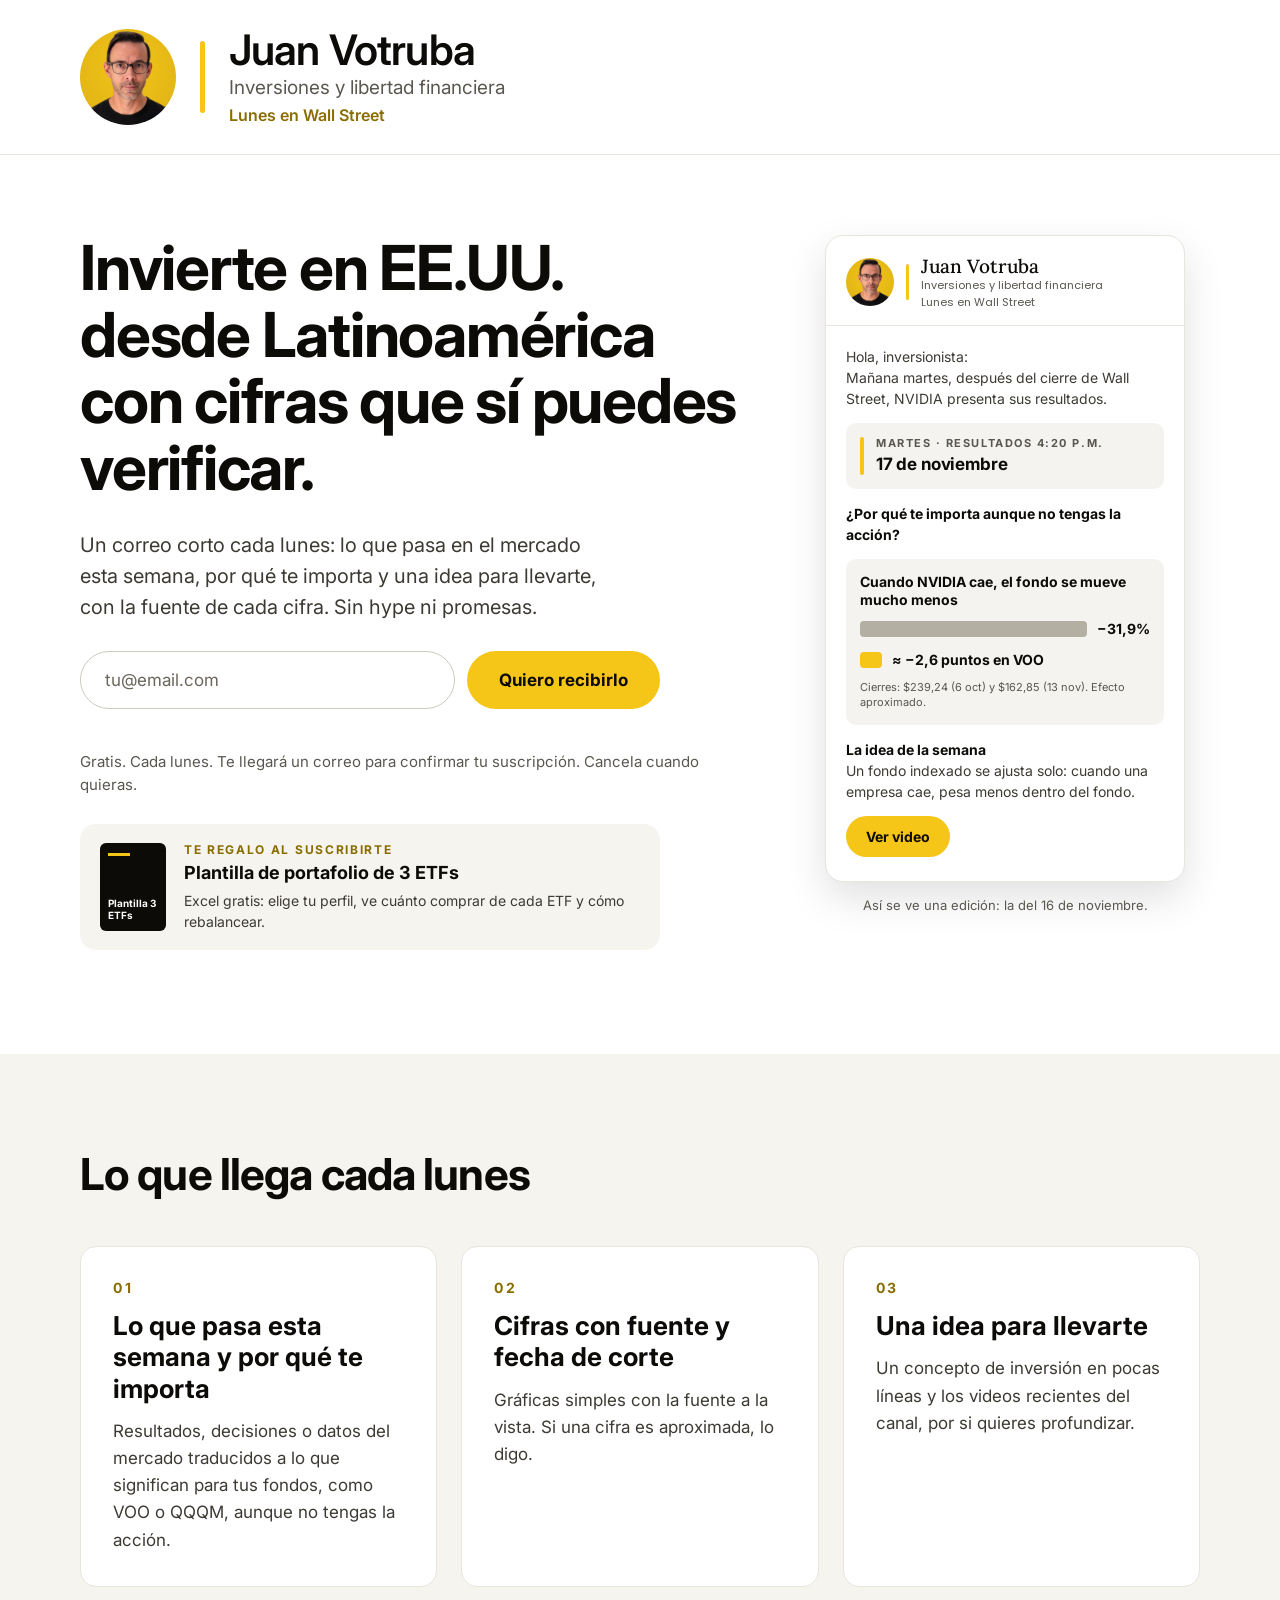
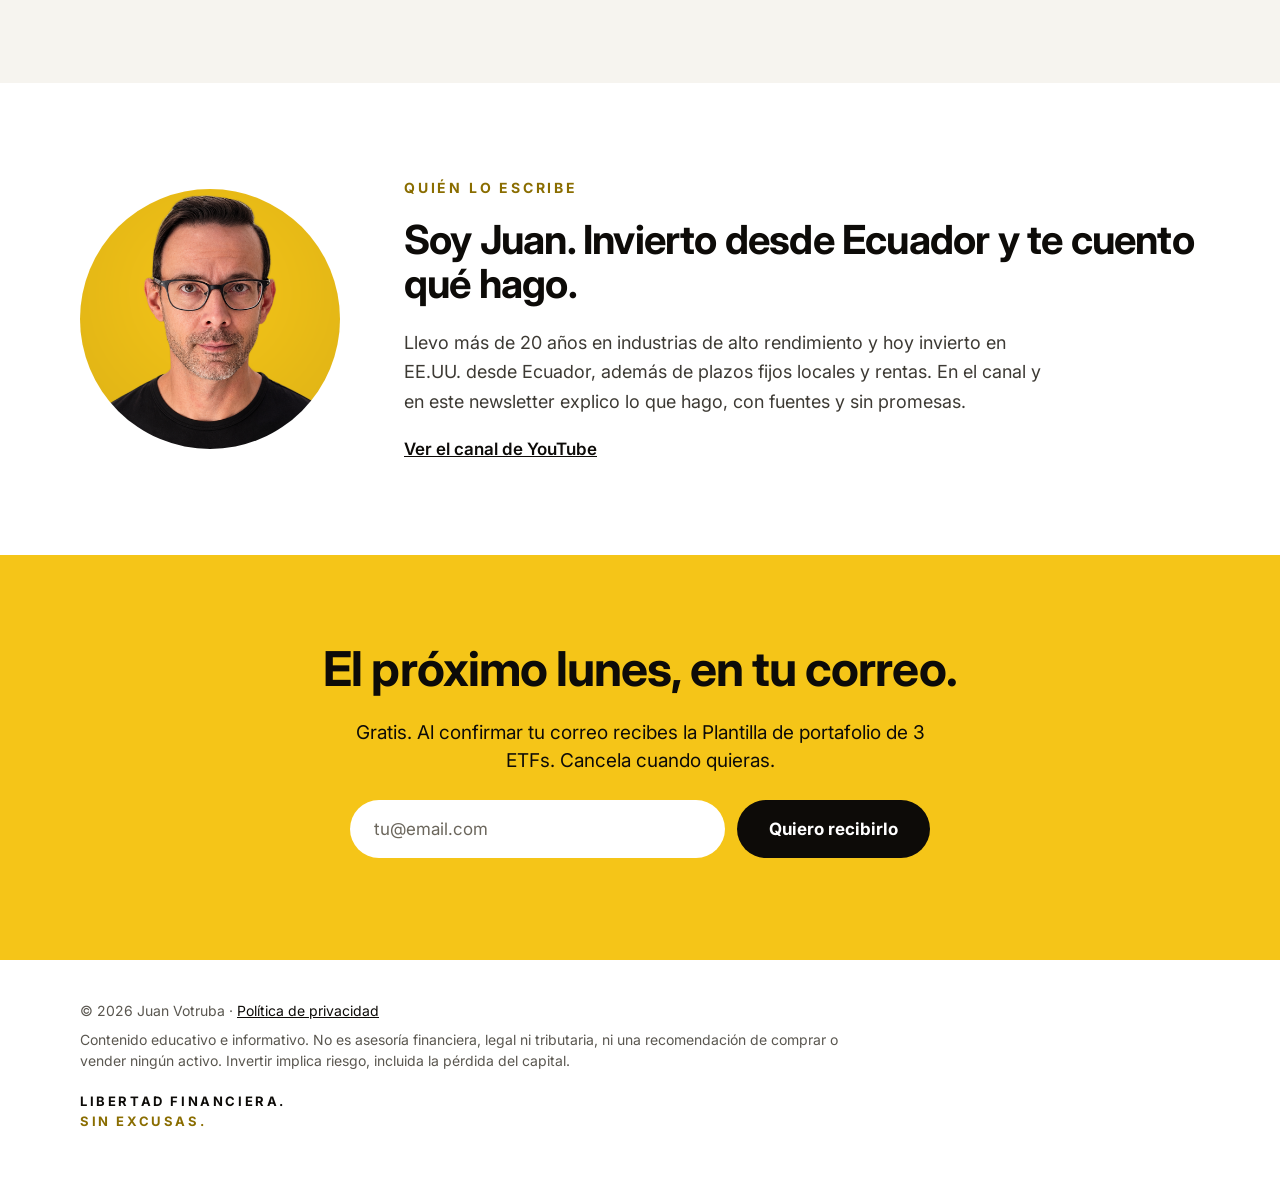
<file: index.html>
<!doctype html>
<html lang="es">
<head>
<meta charset="utf-8">
<meta name="viewport" content="width=device-width, initial-scale=1">
<title>Lunes en Wall Street · Newsletter de Juan Votruba</title>
<meta name="description" content="Un correo corto cada lunes: lo que pasa en el mercado esta semana, por qué te importa y una idea para llevarte, con la fuente de cada cifra. Gratis.">
<meta property="og:type" content="website">
<meta property="og:title" content="Lunes en Wall Street">
<meta property="og:description" content="Invierte en EE.UU. desde Latinoamérica con cifras que sí puedes verificar.">
<meta property="og:url" content="https://newsletter.juanvotruba.com/">
<meta property="og:image" content="https://newsletter.juanvotruba.com/avatar.png">
<link rel="icon" href="avatar.png">
<link rel="preconnect" href="https://fonts.googleapis.com">
<link rel="preconnect" href="https://fonts.gstatic.com" crossorigin>
<link href="https://fonts.googleapis.com/css2?family=Inter:wght@400;600;700&family=Lora:wght@500&family=Poppins:wght@400&display=swap" rel="stylesheet">
<link rel="stylesheet" href="styles.css">
</head>
<body>

<header class="top">
<div class="wrap">
<div class="avatar"><img src="avatar.png" alt="Juan Votruba" width="96" height="96"></div>
<div class="bar"></div>
<div class="brand">
<b>Juan Votruba</b>
<span>Inversiones y libertad financiera</span>
<i>Lunes en Wall Street</i>
</div>
</div>
</header>

<main>
<section class="hero">
<div class="wrap">
<div class="hero-l">
<h1>Invierte en EE.UU. desde Latinoamérica con cifras que sí puedes verificar.</h1>
<p class="lead">Un correo corto cada lunes: lo que pasa en el mercado esta semana, por qué te importa y una idea para llevarte, con la fuente de cada cifra. Sin hype ni promesas.</p>

<form class="signup" data-kit action="https://app.kit.com/forms/10216672/subscriptions" method="post">
<label class="sr" for="email-hero">Tu email</label>
<input id="email-hero" type="email" name="email_address" placeholder="tu@email.com" autocomplete="email" required>
<button type="submit">Quiero recibirlo</button>
</form>
<p class="msg" role="status" aria-live="polite"></p>
<div class="micro">Gratis. Cada lunes. Te llegará un correo para confirmar tu suscripción. Cancela cuando quieras.</div>

<div class="bonus">
<div class="cover" aria-hidden="true"><u></u><s>Plantilla 3 ETFs</s></div>
<div>
<em>Te regalo al suscribirte</em>
<strong>Plantilla de portafolio de 3 ETFs</strong>
<p>Excel gratis: elige tu perfil, ve cuánto comprar de cada ETF y cómo rebalancear.</p>
</div>
</div>
</div>

<div class="hero-r">
<div class="mail" aria-hidden="true">
<div class="mail-h">
<div class="avatar"><img src="avatar.png" alt="" width="48" height="48"></div>
<div class="bar"></div>
<div class="nm"><b>Juan Votruba</b><span>Inversiones y libertad financiera</span><span>Lunes en Wall Street</span></div>
</div>
<div class="mail-b">
<div>Hola, inversionista:<br>Mañana martes, después del cierre de Wall Street, NVIDIA presenta sus resultados.</div>
<div class="ev"><i></i><div><span>MARTES · RESULTADOS 4:20 P.M.</span><b>17 de noviembre</b></div></div>
<div class="q">¿Por qué te importa aunque no tengas la acción?</div>
<div class="chart">
<h4>Cuando NVIDIA cae, el fondo se mueve mucho menos</h4>
<div class="row"><div class="b1"></div><span>−31,9%</span></div>
<div class="row"><div class="b2"></div><span>≈ −2,6 puntos en VOO</span></div>
<div class="src">Cierres: $239,24 (6 oct) y $162,85 (13 nov). Efecto aproximado.</div>
</div>
<div><div class="q">La idea de la semana</div><div>Un fondo indexado se ajusta solo: cuando una empresa cae, pesa menos dentro del fondo.</div></div>
<div class="pill">Ver video</div>
</div>
</div>
<div class="cap">Así se ve una edición: la del 16 de noviembre.</div>
</div>
</div>
</section>

<section class="band-c">
<div class="wrap">
<h2>Lo que llega cada lunes</h2>
<div class="cards">
<div class="cardx"><small>01</small><h3>Lo que pasa esta semana y por qué te importa</h3><p>Resultados, decisiones o datos del mercado traducidos a lo que significan para tus fondos, como VOO o QQQM, aunque no tengas la acción.</p></div>
<div class="cardx"><small>02</small><h3>Cifras con fuente y fecha de corte</h3><p>Gráficas simples con la fuente a la vista. Si una cifra es aproximada, lo digo.</p></div>
<div class="cardx"><small>03</small><h3>Una idea para llevarte</h3><p>Un concepto de inversión en pocas líneas y los videos recientes del canal, por si quieres profundizar.</p></div>
</div>
</div>
</section>

<section class="about">
<div class="wrap">
<div class="avatar"><img src="avatar.png" alt="Juan Votruba" width="260" height="260" loading="lazy"></div>
<div class="about-t">
<div class="eyebrow">Quién lo escribe</div>
<h2>Soy Juan. Invierto desde Ecuador y te cuento qué hago.</h2>
<p>Llevo más de 20 años en industrias de alto rendimiento y hoy invierto en EE.UU. desde Ecuador, además de plazos fijos locales y rentas. En el canal y en este newsletter explico lo que hago, con fuentes y sin promesas.</p>
<a href="https://www.youtube.com/@juanvotruba">Ver el canal de YouTube</a>
</div>
</div>
</section>

<section class="cta">
<div class="wrap">
<h2>El próximo lunes, en tu correo.</h2>
<p>Gratis. Al confirmar tu correo recibes la Plantilla de portafolio de 3 ETFs. Cancela cuando quieras.</p>
<form class="signup" data-kit action="https://app.kit.com/forms/10216672/subscriptions" method="post">
<label class="sr" for="email-cta">Tu email</label>
<input id="email-cta" type="email" name="email_address" placeholder="tu@email.com" autocomplete="email" required>
<button type="submit">Quiero recibirlo</button>
</form>
<p class="msg" role="status" aria-live="polite"></p>
</div>
</section>
</main>

<footer class="foot">
<div class="wrap">
<div class="l">
<div>© 2026 Juan Votruba · <a href="privacidad.html">Política de privacidad</a></div>
<div>Contenido educativo e informativo. No es asesoría financiera, legal ni tributaria, ni una recomendación de comprar o vender ningún activo. Invertir implica riesgo, incluida la pérdida del capital.</div>
</div>
<div class="tag">LIBERTAD FINANCIERA.<br><span>SIN EXCUSAS.</span></div>
</div>
</footer>

<script src="form.js"></script>
</body>
</html>
</file>
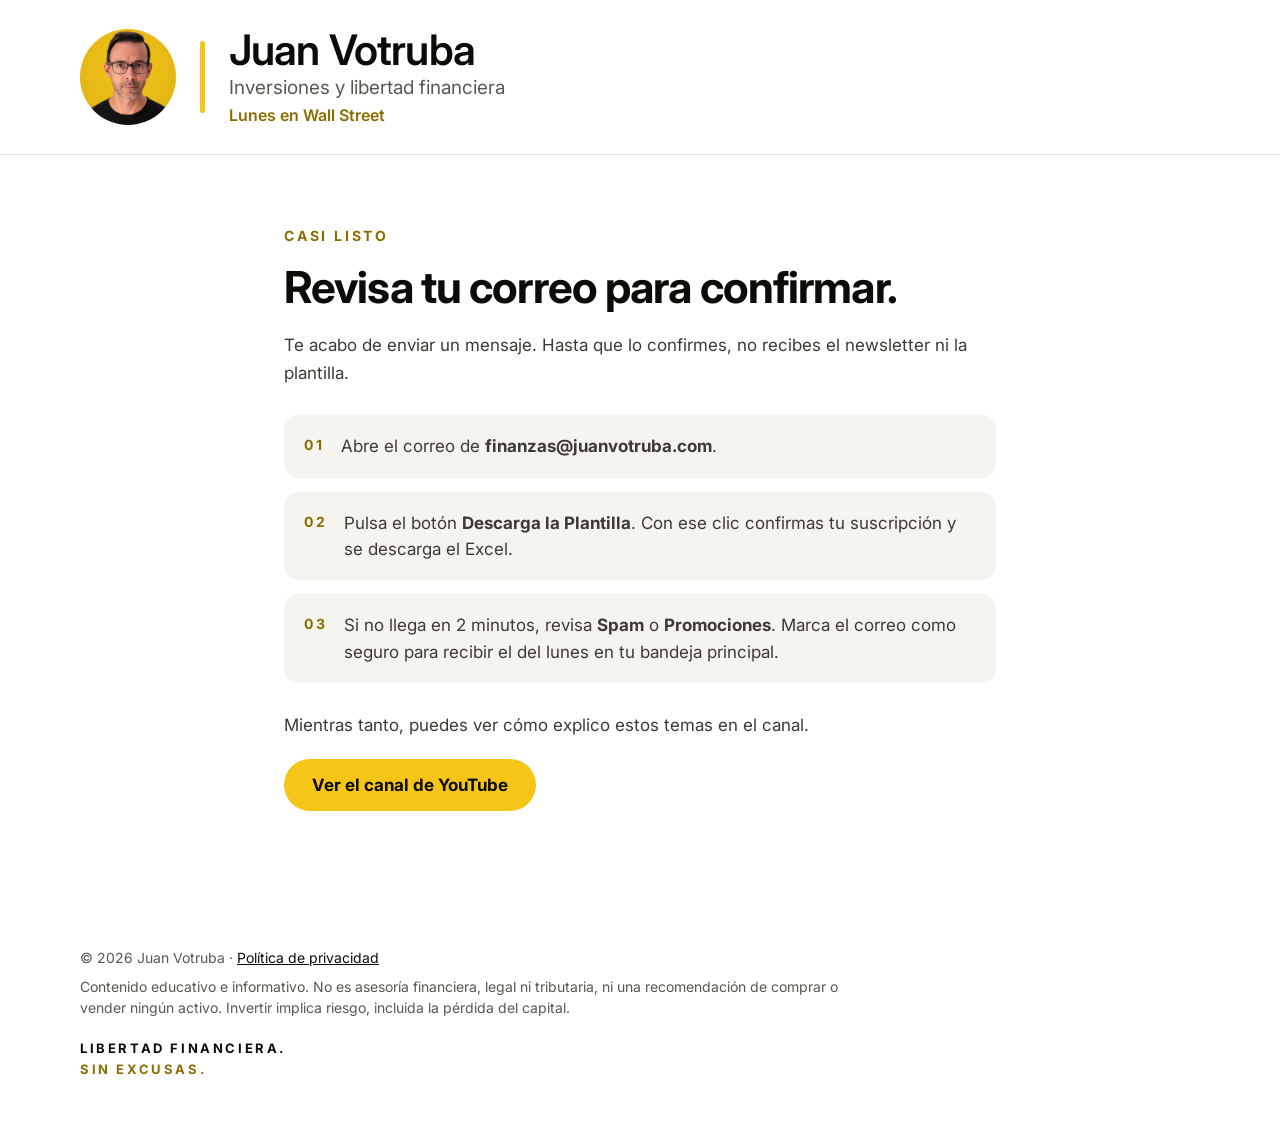
<file: gracias.html>
<!doctype html>
<html lang="es">
<head>
<meta charset="utf-8">
<meta name="viewport" content="width=device-width, initial-scale=1">
<meta name="robots" content="noindex">
<title>Revisa tu correo · Con Fuente</title>
<link rel="icon" href="avatar.png">
<link rel="preconnect" href="https://fonts.googleapis.com">
<link rel="preconnect" href="https://fonts.gstatic.com" crossorigin>
<link href="https://fonts.googleapis.com/css2?family=Inter:wght@400;600;700&display=swap" rel="stylesheet">
<link rel="stylesheet" href="styles.css">
</head>
<body>
<header class="top">
<div class="wrap">
<div class="avatar"><img src="avatar.png" alt="Juan Votruba" width="96" height="96"></div>
<div class="bar"></div>
<div class="brand"><b>Juan Votruba</b><span>Inversiones y libertad financiera</span><i>Lunes en Wall Street</i></div>
</div>
</header>
<main class="page">
<div class="eyebrow">Casi listo</div>
<h1>Revisa tu correo para confirmar.</h1>
<p>Te acabo de enviar un mensaje. Hasta que lo confirmes, no recibes el newsletter ni la plantilla.</p>
<div class="steps">
<div class="step"><small>01</small><p>Abre el correo de <strong>finanzas@juanvotruba.com</strong>.</p></div>
<div class="step"><small>02</small><p>Pulsa el botón <strong>Descarga la Plantilla</strong>. Con ese clic confirmas tu suscripción y se descarga el Excel.</p></div>
<div class="step"><small>03</small><p>Si no llega en 2 minutos, revisa <strong>Spam</strong> o <strong>Promociones</strong>. Marca el correo como seguro para recibir el del lunes en tu bandeja principal.</p></div>
</div>
<p>Mientras tanto, puedes ver cómo explico estos temas en el canal.</p>
<a class="btn" href="https://www.youtube.com/@juanvotruba">Ver el canal de YouTube</a>
</main>
<footer class="foot">
<div class="wrap">
<div class="l">
<div>© 2026 Juan Votruba · <a href="privacidad.html">Política de privacidad</a></div>
<div>Contenido educativo e informativo. No es asesoría financiera, legal ni tributaria, ni una recomendación de comprar o vender ningún activo. Invertir implica riesgo, incluida la pérdida del capital.</div>
</div>
<div class="tag">LIBERTAD FINANCIERA.<br><span>SIN EXCUSAS.</span></div>
</div>
</footer>
</body>
</html>
</file>
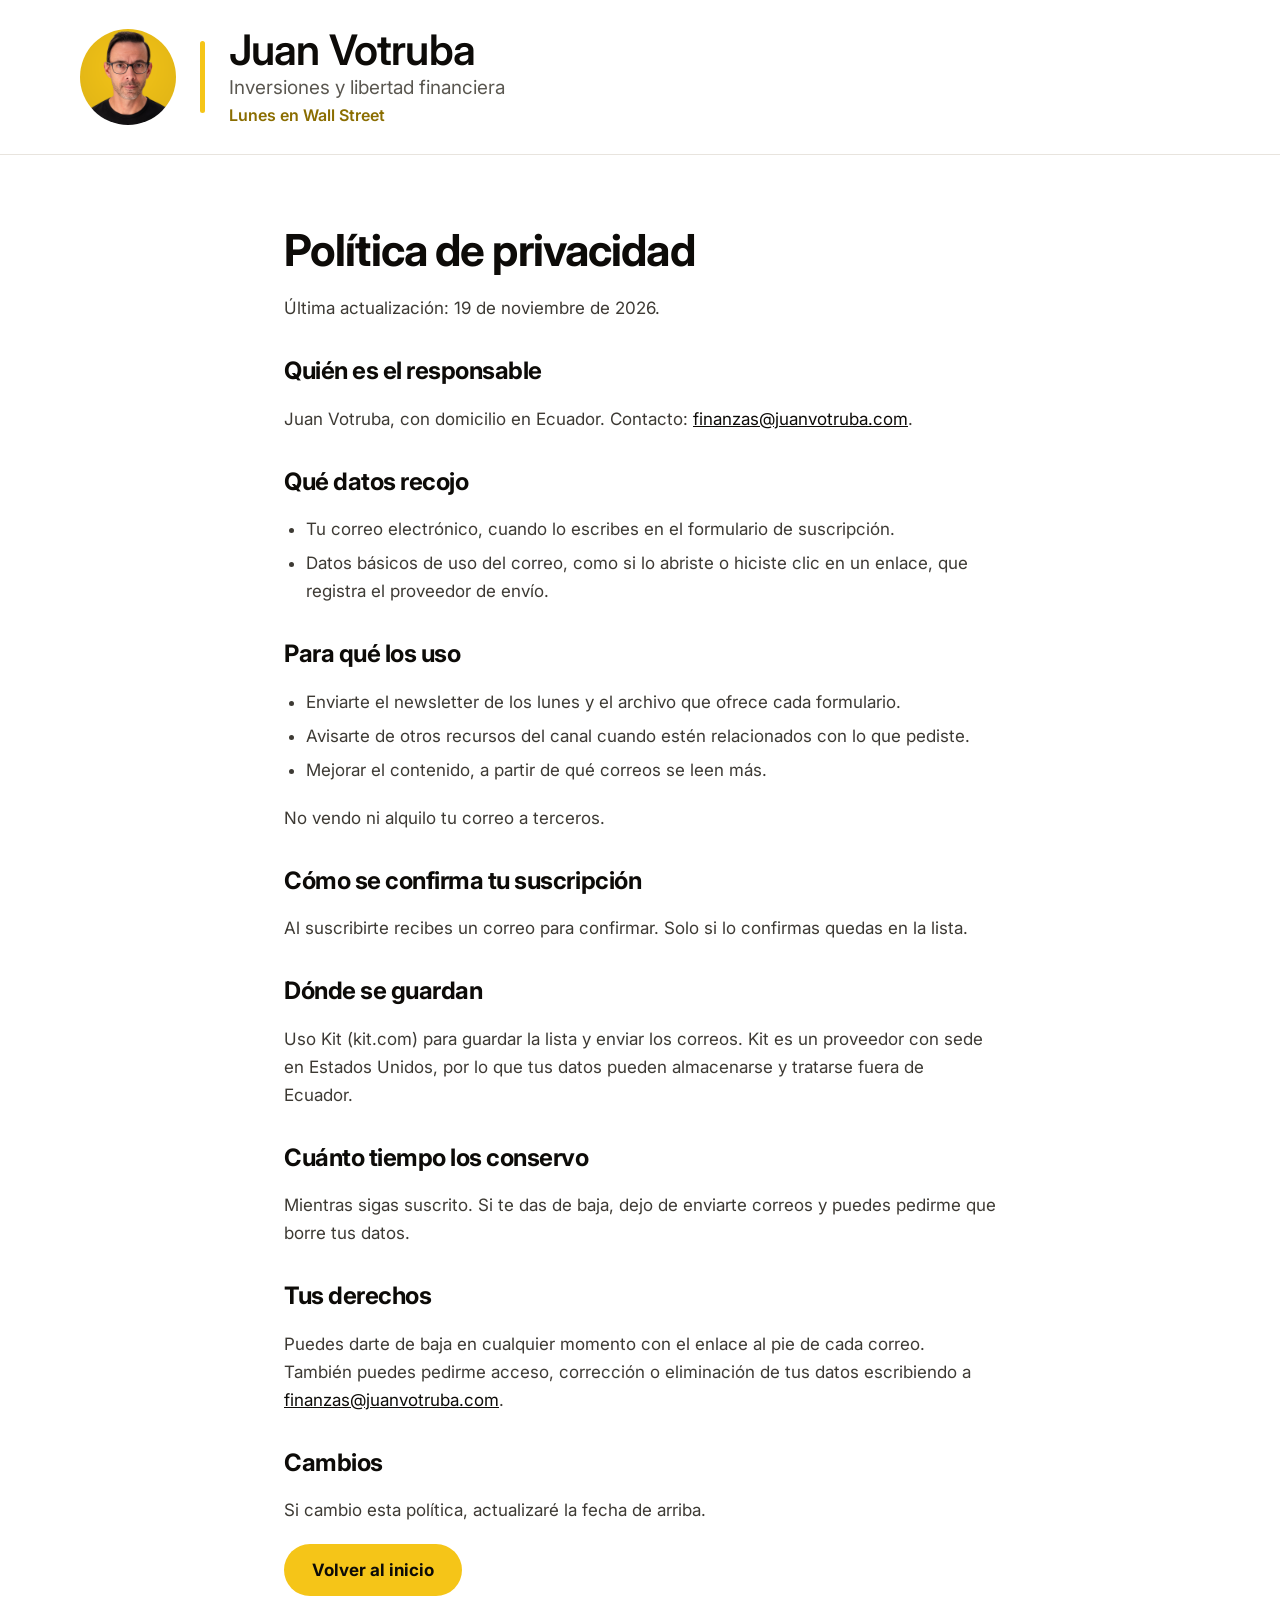
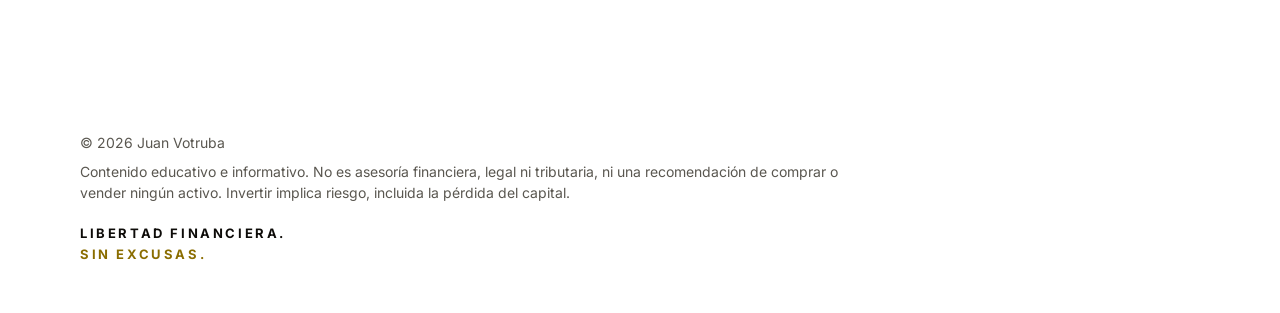
<file: privacidad.html>
<!doctype html>
<html lang="es">
<head>
<meta charset="utf-8">
<meta name="viewport" content="width=device-width, initial-scale=1">
<title>Política de privacidad · Juan Votruba</title>
<link rel="icon" href="avatar.png">
<link rel="preconnect" href="https://fonts.googleapis.com">
<link rel="preconnect" href="https://fonts.gstatic.com" crossorigin>
<link href="https://fonts.googleapis.com/css2?family=Inter:wght@400;600;700&display=swap" rel="stylesheet">
<link rel="stylesheet" href="styles.css">
</head>
<body>
<header class="top">
<div class="wrap">
<div class="avatar"><img src="avatar.png" alt="Juan Votruba" width="96" height="96"></div>
<div class="bar"></div>
<div class="brand"><b>Juan Votruba</b><span>Inversiones y libertad financiera</span><i>Lunes en Wall Street</i></div>
</div>
</header>
<main class="page">
<h1>Política de privacidad</h1>
<p>Última actualización: 19 de noviembre de 2026.</p>

<h2>Quién es el responsable</h2>
<p>Juan Votruba, con domicilio en Ecuador. Contacto: <a href="mailto:finanzas@juanvotruba.com">finanzas@juanvotruba.com</a>.</p>

<h2>Qué datos recojo</h2>
<ul>
<li>Tu correo electrónico, cuando lo escribes en el formulario de suscripción.</li>
<li>Datos básicos de uso del correo, como si lo abriste o hiciste clic en un enlace, que registra el proveedor de envío.</li>
</ul>

<h2>Para qué los uso</h2>
<ul>
<li>Enviarte el newsletter de los lunes y el archivo que ofrece cada formulario.</li>
<li>Avisarte de otros recursos del canal cuando estén relacionados con lo que pediste.</li>
<li>Mejorar el contenido, a partir de qué correos se leen más.</li>
</ul>
<p>No vendo ni alquilo tu correo a terceros.</p>

<h2>Cómo se confirma tu suscripción</h2>
<p>Al suscribirte recibes un correo para confirmar. Solo si lo confirmas quedas en la lista.</p>

<h2>Dónde se guardan</h2>
<p>Uso Kit (kit.com) para guardar la lista y enviar los correos. Kit es un proveedor con sede en Estados Unidos, por lo que tus datos pueden almacenarse y tratarse fuera de Ecuador.</p>

<h2>Cuánto tiempo los conservo</h2>
<p>Mientras sigas suscrito. Si te das de baja, dejo de enviarte correos y puedes pedirme que borre tus datos.</p>

<h2>Tus derechos</h2>
<p>Puedes darte de baja en cualquier momento con el enlace al pie de cada correo. También puedes pedirme acceso, corrección o eliminación de tus datos escribiendo a <a href="mailto:finanzas@juanvotruba.com">finanzas@juanvotruba.com</a>.</p>

<h2>Cambios</h2>
<p>Si cambio esta política, actualizaré la fecha de arriba.</p>

<a class="btn" href="index.html">Volver al inicio</a>
</main>
<footer class="foot">
<div class="wrap">
<div class="l">
<div>© 2026 Juan Votruba</div>
<div>Contenido educativo e informativo. No es asesoría financiera, legal ni tributaria, ni una recomendación de comprar o vender ningún activo. Invertir implica riesgo, incluida la pérdida del capital.</div>
</div>
<div class="tag">LIBERTAD FINANCIERA.<br><span>SIN EXCUSAS.</span></div>
</div>
</footer>
</body>
</html>
</file>
<file: styles.css>
:root{
  --ink:#0D0B08; --body:#3d3a34; --muted:#5a5750; --muted2:#6b665c;
  --cream:#F6F4EF; --card:#F4F3EF; --line:#E8E4DE; --ocre:#8a6d00; --yellow:#F5C518;
  --sf:-apple-system,BlinkMacSystemFont,"SF Pro Display","SF Pro Text",Inter,"Helvetica Neue",Arial,sans-serif;
}
*{box-sizing:border-box}
html{-webkit-text-size-adjust:100%}
body{margin:0;background:#fff;color:var(--ink);font-family:var(--sf);-webkit-font-smoothing:antialiased}
a{color:var(--ink)}a:hover{color:var(--ocre)}
img{display:block}
.sr{position:absolute;width:1px;height:1px;overflow:hidden;white-space:nowrap;clip:rect(0 0 0 0)}
.wrap{max-width:1200px;margin:0 auto;padding-left:40px;padding-right:40px}

.top{border-bottom:1px solid var(--line)}
.top .wrap{display:flex;align-items:center;gap:24px;padding-top:28px;padding-bottom:28px}
.avatar{border-radius:50%;overflow:hidden;background:var(--yellow);flex:0 0 auto}
.avatar img{width:100%;height:100%;object-fit:cover}
.top .avatar{width:96px;height:96px}
.bar{width:5px;height:72px;flex:0 0 5px;border-radius:3px;background:var(--yellow)}
.brand{display:flex;flex-direction:column;gap:4px;min-width:0}
.brand b{font-size:42px;line-height:1.05;font-weight:600;letter-spacing:-.02em}
.brand span{font-size:19px;line-height:1.3;color:var(--muted)}
.brand i{font-style:normal;font-size:16px;line-height:1.3;font-weight:600;color:#8a6d00}

.hero .wrap{display:flex;flex-wrap:wrap;gap:72px;align-items:flex-start;padding-top:80px;padding-bottom:104px}
.hero-l{flex:1 1 520px;min-width:0;display:flex;flex-direction:column;gap:28px}
.eyebrow{font-size:14px;font-weight:700;letter-spacing:.2em;text-transform:uppercase;color:var(--ocre)}
h1{margin:0;font-size:62px;line-height:1.08;font-weight:700;letter-spacing:-.02em}
h1 mark{background:none;color:inherit;box-shadow:inset 0 -.34em 0 var(--yellow);-webkit-box-decoration-break:clone;box-decoration-break:clone;padding:0 .06em}
.lead{margin:0;font-size:20px;line-height:1.55;color:var(--body);max-width:540px}

.signup{display:flex;flex-wrap:wrap;gap:12px;max-width:580px}
.signup input{flex:1 1 260px;min-width:0;height:58px;padding:0 24px;font:inherit;font-size:17px;border:1.5px solid #CFCABF;border-radius:999px;background:#fff;color:var(--ink)}
.signup input::placeholder{color:var(--muted2)}
.signup input:focus-visible,.signup button:focus-visible{outline:3px solid var(--ink);outline-offset:2px}
.signup button{height:58px;padding:0 32px;font:inherit;font-size:17px;font-weight:700;border:0;border-radius:999px;background:var(--yellow);color:var(--ink);cursor:pointer}
.signup button:hover{filter:brightness(.96)}
.signup button[disabled]{opacity:.6;cursor:default}
.micro{font-size:15px;line-height:1.5;color:var(--muted)}
.msg{font-size:15px;line-height:1.4;min-height:0;margin:-14px 0 0}
.msg.err{color:#9b1c1c}

.bonus{max-width:580px;background:var(--cream);border-radius:16px;padding:18px 20px;display:flex;gap:18px;align-items:center}
.cover{width:66px;height:88px;flex:0 0 66px;background:var(--ink);border-radius:6px;padding:10px 8px;display:flex;flex-direction:column;justify-content:space-between}
.cover u{display:block;width:22px;height:3px;background:var(--yellow)}
.cover s{text-decoration:none;font-size:10px;line-height:1.2;font-weight:700;color:#fff}
.bonus div{display:flex;flex-direction:column;gap:5px;min-width:0}
.bonus em{font-style:normal;font-size:12px;font-weight:700;letter-spacing:.14em;text-transform:uppercase;color:var(--ocre)}
.bonus strong{font-size:18px;line-height:1.25}
.bonus p{margin:0;font-size:14px;line-height:1.5;color:var(--body)}

.hero-r{flex:0 1 390px;display:flex;flex-direction:column;align-items:center;gap:14px;margin:0 auto}
.mail{width:360px;max-width:100%;border:1px solid var(--line);border-radius:18px;overflow:hidden;background:#fff;box-shadow:0 16px 40px rgba(13,11,8,.12)}
.mail-h{padding:20px 20px 16px;display:flex;align-items:center;gap:12px;border-bottom:1px solid var(--line)}
.mail-h .avatar{width:48px;height:48px}
.mail-h .bar{width:3px;height:36px;flex-basis:3px}
.mail-h .nm{display:flex;flex-direction:column;gap:2px}
.mail-h .nm b{font-family:Lora,Georgia,serif;font-size:19px;line-height:1.1;font-weight:500}
.mail-h .nm span{font-family:Poppins,Inter,sans-serif;font-size:11px;line-height:1.3;color:var(--muted)}
.mail-b{padding:20px 20px 24px;display:flex;flex-direction:column;gap:14px;font-size:14px;line-height:1.5;color:var(--body)}
.ev{background:var(--card);border-radius:10px;padding:12px 14px;display:flex;gap:12px;align-items:center}
.ev i{width:4px;height:38px;flex:0 0 4px;border-radius:2px;background:var(--yellow)}
.ev span{display:block;font-size:11px;font-weight:700;letter-spacing:.14em;color:var(--muted)}
.ev b{display:block;font-size:17px;letter-spacing:-.01em;color:var(--ink)}
.q{font-weight:700;color:var(--ink)}
.chart{background:var(--card);border-radius:10px;padding:14px;display:flex;flex-direction:column;gap:10px}
.chart h4{margin:0;font-size:14px;line-height:1.25;color:var(--ink)}
.row{display:flex;align-items:center;gap:10px;font-weight:700;color:var(--ink)}
.row .b1{flex:1 1 auto;height:16px;border-radius:4px;background:#B3AFA3}
.row .b2{flex:0 0 22px;height:16px;border-radius:4px;background:var(--yellow)}
.src{font-size:11px;line-height:1.4;color:var(--muted)}
.pill{align-self:flex-start;background:var(--yellow);color:var(--ink);border-radius:999px;padding:10px 20px;font-weight:700}
.cap{font-size:13px;line-height:1.4;color:var(--muted);text-align:center}

.band-c{background:var(--cream)}
.band-c .wrap{padding-top:96px;padding-bottom:96px;display:flex;flex-direction:column;gap:48px}
h2{margin:0;font-size:44px;line-height:1.1;font-weight:700;letter-spacing:-.02em}
.cards{display:flex;flex-wrap:wrap;gap:24px}
.cardx{flex:1 1 300px;min-width:0;background:#fff;border:1px solid var(--line);border-radius:16px;padding:32px;display:flex;flex-direction:column;gap:14px}
.cardx small{font-size:14px;font-weight:700;letter-spacing:.2em;color:var(--ocre)}
.cardx h3{margin:0;font-size:26px;line-height:1.2;font-weight:700}
.cardx p{margin:0;font-size:17px;line-height:1.6;color:var(--body)}

.about .wrap{padding-top:96px;padding-bottom:96px;display:flex;flex-wrap:wrap;gap:64px;align-items:center}
.about .avatar{width:260px;height:260px}
.about-t{flex:1 1 480px;min-width:0;display:flex;flex-direction:column;gap:22px}
.about h2{font-size:40px}
.about p{margin:0;font-size:18px;line-height:1.65;color:var(--body);max-width:640px}
.about a{font-size:17px;font-weight:600}

.cta{background:var(--yellow)}
.cta .wrap{padding-top:88px;padding-bottom:88px;display:flex;flex-direction:column;align-items:center;gap:24px;text-align:center}
.cta h2{font-size:48px;line-height:1.08}
.cta p{margin:0;font-size:19px;line-height:1.5;max-width:600px}
.cta .signup{width:100%;justify-content:center}
.cta .signup input{border:0}
.cta .signup button{background:var(--ink);color:#fff}
.cta .msg{margin:-10px 0 0}

.foot .wrap{padding-top:40px;padding-bottom:48px;display:flex;flex-direction:column;gap:20px}
.foot .l{display:flex;flex-direction:column;gap:8px;font-size:14px;line-height:1.5;color:var(--muted);max-width:760px}
.tag{font-size:13px;font-weight:700;letter-spacing:.2em;line-height:1.6}
.tag span{color:var(--ocre)}

.page{max-width:760px;margin:0 auto;padding:72px 24px 96px;display:flex;flex-direction:column;gap:20px}
.page h1{font-size:44px}
.page h2{font-size:24px;margin-top:16px}
.page p,.page li{font-size:17px;line-height:1.65;color:var(--body);margin:0}
.page ul{margin:0;padding-left:22px;display:flex;flex-direction:column;gap:6px}
.steps{display:flex;flex-direction:column;gap:14px;margin:8px 0}
.step{display:flex;gap:16px;align-items:flex-start;background:var(--cream);border-radius:14px;padding:18px 20px}
.step small{font-size:14px;font-weight:700;letter-spacing:.2em;color:var(--ocre);padding-top:3px}
.step p{margin:0;font-size:17px;line-height:1.55;color:var(--body)}
.btn{display:inline-block;align-self:flex-start;background:var(--yellow);color:var(--ink);border-radius:999px;padding:16px 28px;font-weight:700;font-size:17px;text-decoration:none}
.btn:hover{color:var(--ink);filter:brightness(.96)}

@media (max-width:860px){
  .wrap{padding-left:24px;padding-right:24px}
  .top .wrap{padding-top:20px;padding-bottom:20px;gap:14px}
  .top .avatar{width:68px;height:68px}
  .bar{width:4px;height:54px;flex-basis:4px}
  .brand b{font-size:27px}.brand span{font-size:13px}.brand i{font-size:12px}
  .hero .wrap{padding-top:40px;padding-bottom:56px;gap:44px}
  .hero-l{gap:22px;flex-basis:100%}
  .eyebrow{font-size:12px;letter-spacing:.18em}
  h1{font-size:37px;line-height:1.1}
  .lead{font-size:17px}
  .signup input,.signup button{width:100%;flex:1 1 100%;height:56px}
  .micro{font-size:14px}
  .bonus{padding:16px;gap:14px}
  .cover{width:56px;height:76px;flex-basis:56px;padding:9px 7px}
  .bonus strong{font-size:16px}.bonus p{font-size:13px}.bonus em{font-size:12px}
  .hero-r{flex-basis:100%}
  .band-c .wrap{padding-top:56px;padding-bottom:56px;gap:28px}
  h2{font-size:30px}
  .cardx{padding:24px}.cardx h3{font-size:22px}.cardx p{font-size:16px}
  .about .wrap{padding-top:56px;padding-bottom:56px;gap:20px}
  .about .avatar{width:120px;height:120px}
  .about h2{font-size:28px}.about p{font-size:16px}
  .cta .wrap{padding-top:56px;padding-bottom:56px;align-items:stretch;text-align:left;gap:18px}
  .cta h2{font-size:34px}.cta p{font-size:16px}
  .foot .wrap{padding-top:32px;padding-bottom:40px}
  .page{padding:40px 24px 64px}.page h1{font-size:34px}
}
</file>
